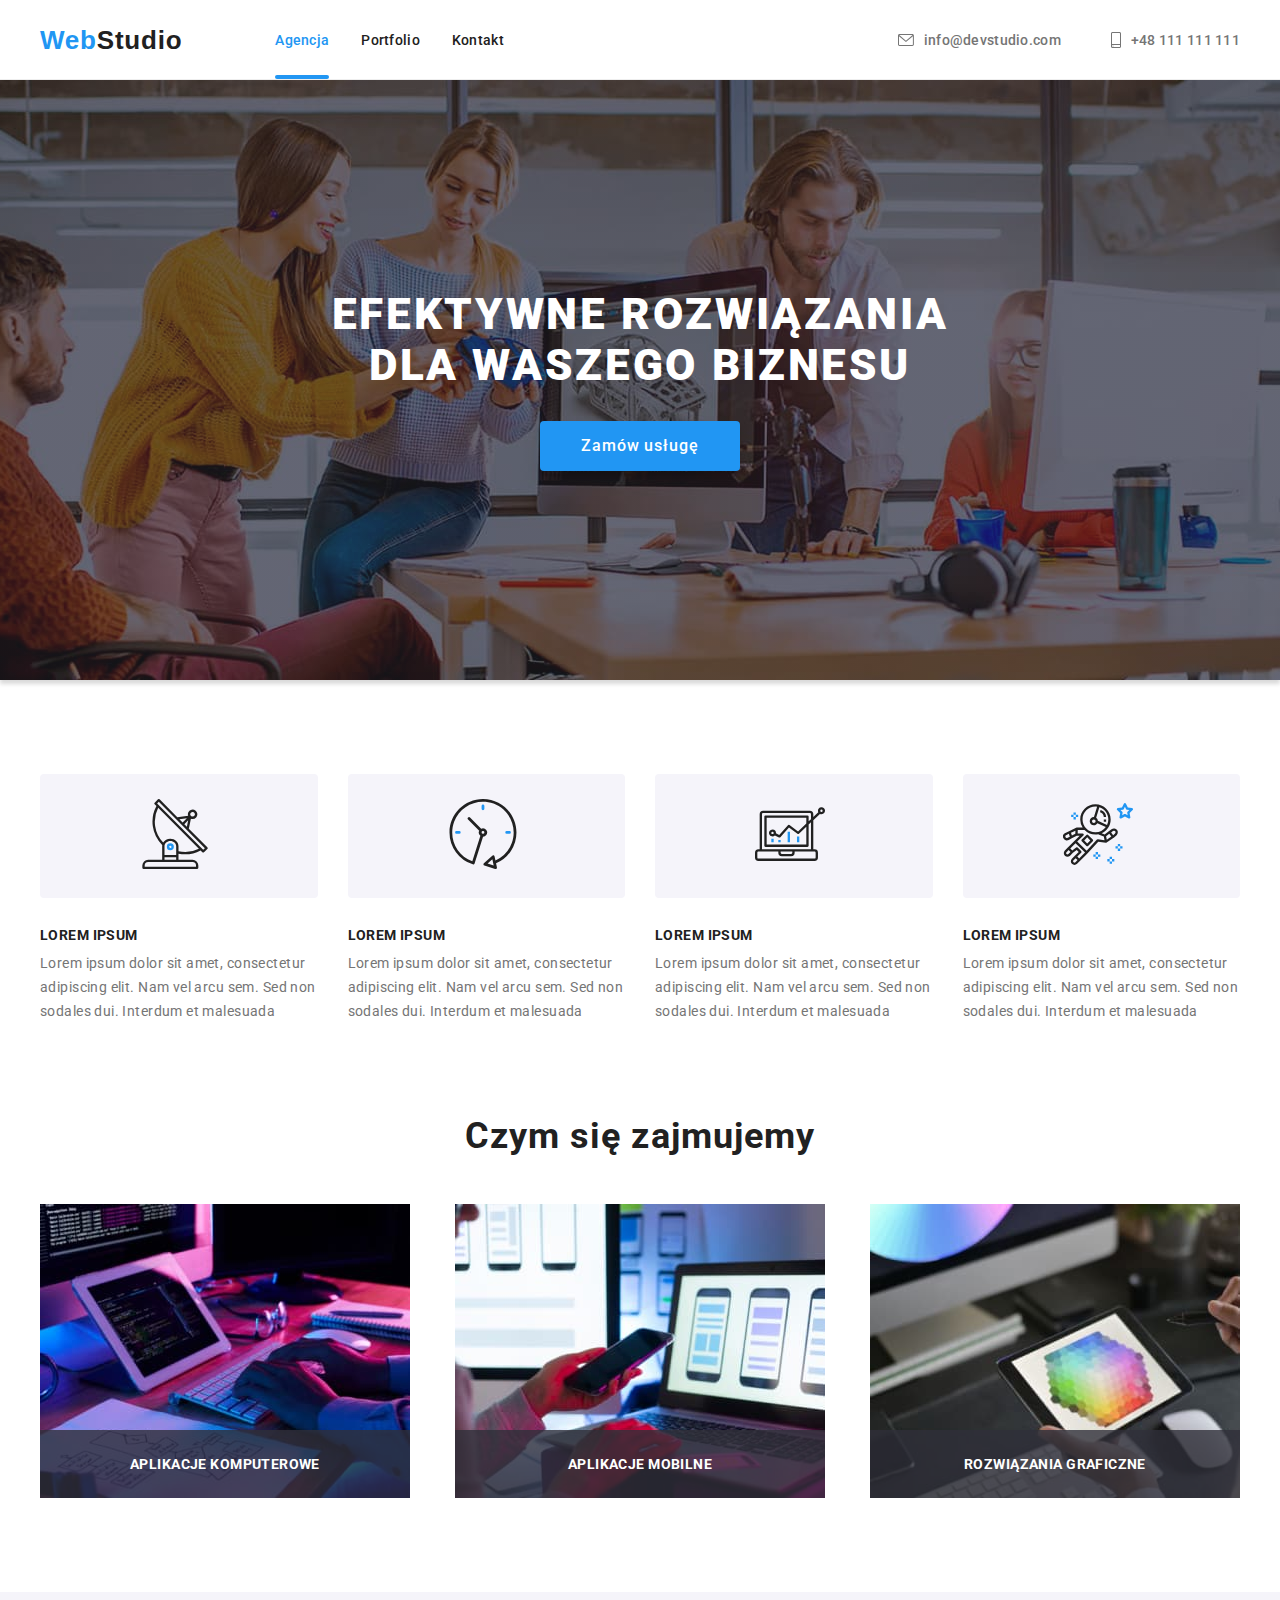
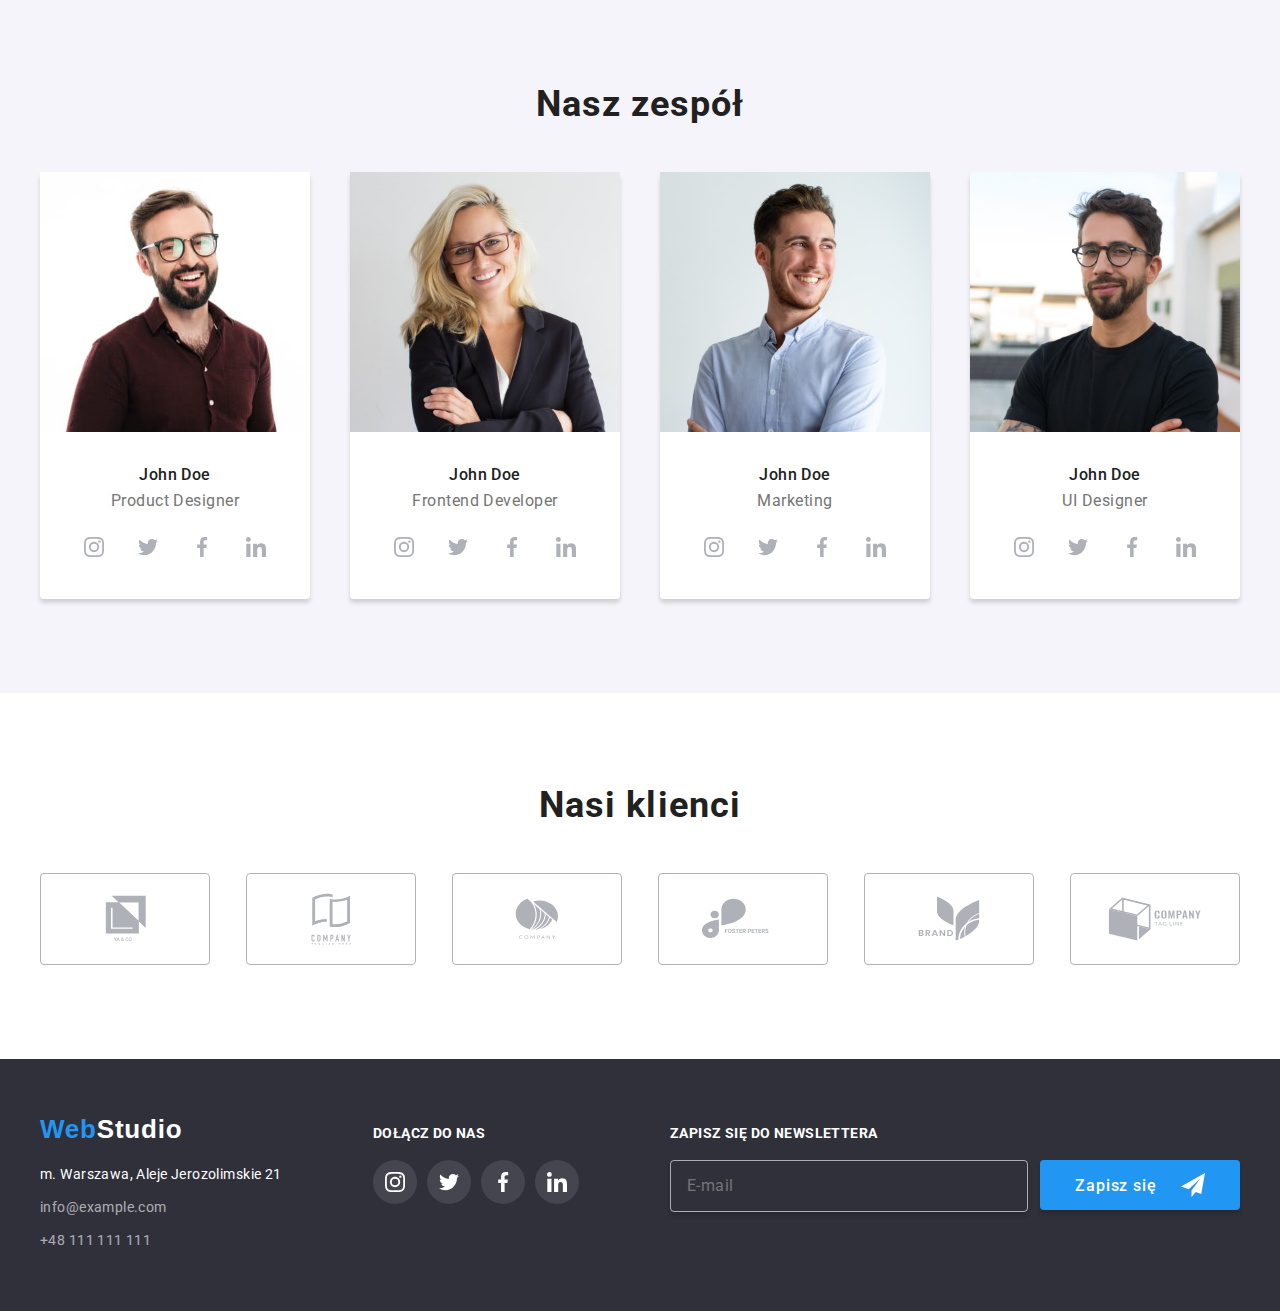
<file: index.html>
<!DOCTYPE html>
<html lang="pl">
  <head>
    <meta charset="UTF-8" />
    <meta http-equiv="X-UA-Compatible" content="IE=edge" />
    <meta name="viewport" content="width=device-width, initial-scale=1.0" />
    <title>Main page</title>
    <link rel="preconnect" href="https://fonts.googleapis.com" />
    <link rel="preconnect" href="https://fonts.gstatic.com" crossorigin />
    <link
      href="https://fonts.googleapis.com/css2?family=Raleway:wght@700&family=Roboto:wght@400;500;700;900&display=swap"
      rel="stylesheet"
    />
    <link rel="stylesheet" href="./css/modern-normalize.min.css" />
    <link rel="stylesheet" href="./css/main.min.css" />
  </head>

  <body>
    <!-- HEADER -->
    <header class="header">
      <div class="container">
        <div class="navbar">
          <!-- LOGO -->
          <a class="logo" href="index.html"><span class="logo__web">Web</span>Studio</a>
          <!-- NAVBAR -->
          <nav>
            <ul class="nav">
              <li class="nav__link nav__link--active"><a href="./index.html">Agencja</a></li>
              <li class="nav__link"><a href="./portfolio.html">Portfolio</a></li>
              <li class="nav__link"><a href="#">Kontakt</a></li>
            </ul>
          </nav>
          <!-- CONTACT -->
          <ul class="contact">
            <li>
              <a class="contact__link" href="mailto:info@devstudio.com"><svg class="contact__icon" width="16" height="12">
                <use href="./images/icons.svg#icon-envelope">
              </svg>info@devstudio.com</a>
            </li>
            <li>
              <a class="contact__link" href="tel:+48111111111"><svg class="contact__icon" width="10" height="16">
                <use href="./images/icons.svg#icon-smartphone">
              </svg>+48 111 111 111</a>
            </li>
          </ul>
        </div>
      </div>
    </header>

    <main>
      <!-- HERO -->
      <section class="hero__section">
        <h1 class="hero__heading">EFEKTYWNE ROZWIĄZANIA<br />DLA WASZEGO BIZNESU</h1>
        <button type="button" class="button hero__button" class="modal-btn" data-modal-open>Zamów usługę</button>
      </section>

      <!--CZYM SIĘ ZAJMUJEMY-->
      <section class="section container">
        <ul class="examples__cards">
          <li class="examples__item">
            <div class="examples__icon">
              <svg width="70" height="70">
                <use href="./images/icons.svg#icon-antenna"></use>
              </svg>
            </div>
            <h5 class="examples__label">LOREM IPSUM</h5>
            <p class="examples__content">
              Lorem ipsum dolor sit amet, consectetur adipiscing elit. Nam vel arcu sem. Sed non sodales dui. Interdum
              et malesuada
            </p>
          </li>
          <li class="examples__item">
            <div class="examples__icon">
              <svg width="70" height="70">
                <use href="./images/icons.svg#icon-clock"></use>
              </svg>
            </div>
            <h5 class="examples__label">LOREM IPSUM</h5>
            <p class="examples__content">
              Lorem ipsum dolor sit amet, consectetur adipiscing elit. Nam vel arcu sem. Sed non sodales dui. Interdum
              et malesuada
            </p>
          </li>
          <li class="examples__item">
            <div class="examples__icon">
              <svg width="70" height="70">
                <use href="./images/icons.svg#icon-diagram"></use>
              </svg>
            </div>
            <h5 class="examples__label">LOREM IPSUM</h5>
            <p class="examples__content">
              Lorem ipsum dolor sit amet, consectetur adipiscing elit. Nam vel arcu sem. Sed non sodales dui. Interdum
              et malesuada
            </p>
          </li>
          <li class="examples__item">
            <div class="examples__icon">
              <svg width="70" height="70">
                <use href="./images/icons.svg#icon-astronaut"></use>
              </svg>
            </div>
            <h5 class="examples__label">LOREM IPSUM</h5>
            <p class="examples__content">
              Lorem ipsum dolor sit amet, consectetur adipiscing elit. Nam vel arcu sem. Sed non sodales dui. Interdum
              et malesuada
            </p>
          </li>
        </ul>

        <h2 class="section__heading">Czym się zajmujemy</h2>

        <div class="work__cards">
          <figure class="work__image">
            <img src="images/work/img1.jpg" alt="Programista pisze kod na komputerze" width="370" height="294" />
            <figcaption class="work__label">
              <p class="work__description">Aplikacje komputerowe</p>
            </figcaption>
          </figure>
          <figure class="work__image">
            <img
              src="images/work/img2.jpg"
              alt="Projektant dostosowuje stronę do urządzeń mobilnych"
              width="370"
              height="294"
            />
            <figcaption class="work__label">
              <p class="work__description">Aplikacje mobilne</p>
            </figcaption>
          </figure>
          <figure class="work__image">
            <img src="images/work/img3.jpg" alt="Projektant wybiera kolor z palety" width="370" height="294" />
            <figcaption class="work__label">
              <p class="work__description">Rozwiązania graficzne</p>
            </figcaption>
          </figure>
        </div>
      </section>

      <!-- NASZ ZESPÓŁ -->
      <section class="team section">
        <div class="container">
          <h2 class="section__heading">Nasz zespół</h2>
          <div class="team__cards">
            <figure class="team__item">
              <img src="images/team/employee1.jpg" alt="Zdjęcie John Doe Product Designer" width="270" height="260" />
              <figcaption class="team__label">
                <h4 class="team__title">John Doe</h4>
                <p class="team__description">Product Designer</p>
                <ul class="social__links">
                  <li class="social__item">
                    <a class="social__link" href="https://www.instagram.com/">
                      <svg width="20" height="20">
                        <use href="./images/icons.svg#icon-instagram"></use>
                      </svg>
                    </a>
                  </li>
                  <li class="social__item">
                    <a class="social__link" href="https://twitter.com/">
                      <svg width="20" height="20">
                        <use href="./images/icons.svg#icon-twitter"></use>
                      </svg>
                    </a>
                  </li>
                  <li class="social__item">
                    <a class="social__link" href="https://www.facebook.com/">
                      <svg width="20" height="20">
                        <use href="./images/icons.svg#icon-facebook"></use>
                      </svg>
                    </a>
                  </li>
                  <li class="social__item">
                    <a class="social__link" href="https://www.linkedin.com/">
                      <svg width="20" height="20">
                        <use href="./images/icons.svg#icon-linkedin"></use>
                      </svg>
                    </a>
                  </li>
                </ul>
              </figcaption>
            </figure>
            <figure class="team__item">
              <img src="images/team/employee2.jpg" alt="Zdjęcie John Doe Fronted Developer" width="270" height="260" />
              <figcaption class="team__label">
                <h4 class="team__title">John Doe</h4>
                <p class="team__description">Frontend Developer</p>
                <ul class="social__links">
                  <li class="social__item">
                    <a class="social__link" href="https://www.instagram.com/">
                      <svg width="20" height="20">
                        <use href="./images/icons.svg#icon-instagram"></use>
                      </svg>
                    </a>
                  </li>
                  <li class="social__item">
                    <a class="social__link" href="https://twitter.com/">
                      <svg width="20" height="20">
                        <use href="./images/icons.svg#icon-twitter"></use>
                      </svg>
                    </a>
                  </li>
                  <li class="social__item">
                    <a class="social__link" href="https://www.facebook.com/">
                      <svg width="20" height="20">
                        <use href="./images/icons.svg#icon-facebook"></use>
                      </svg>
                    </a>
                  </li>
                  <li class="social__item">
                    <a class="social__link" href="https://www.linkedin.com/">
                      <svg width="20" height="20">
                        <use href="./images/icons.svg#icon-linkedin"></use>
                      </svg>
                    </a>
                  </li>
                </ul>
              </figcaption>
            </figure>
            <figure class="team__item">
              <img src="images/team/employee3.jpg" alt="Zdjęcie John Doe Marketing" width="270" height="260" />
              <figcaption class="team__label">
                <h4 class="team__title">John Doe</h4>
                <p class="team__description">Marketing</p>
                <ul class="social__links">
                  <li class="social__item">
                    <a class="social__link" href="https://www.instagram.com/">
                      <svg width="20" height="20">
                        <use href="./images/icons.svg#icon-instagram"></use>
                      </svg>
                    </a>
                  </li>
                  <li class="social__item">
                    <a class="social__link" href="https://twitter.com/">
                      <svg width="20" height="20">
                        <use href="./images/icons.svg#icon-twitter"></use>
                      </svg>
                    </a>
                  </li>
                  <li class="social__item">
                    <a class="social__link" href="https://www.facebook.com/">
                      <svg width="20" height="20">
                        <use href="./images/icons.svg#icon-facebook"></use>
                      </svg>
                    </a>
                  </li>
                  <li class="social__item">
                    <a class="social__link" href="https://www.linkedin.com/">
                      <svg width="20" height="20">
                        <use href="./images/icons.svg#icon-linkedin"></use>
                      </svg>
                    </a>
                  </li>
                </ul>
              </figcaption>
            </figure>
            <figure class="team__item">
              <img src="images/team/employee4.jpg" alt="Zdjęcie John Doe UI Designer" width="270" height="260" />
              <figcaption class="team__label">
                <h4 class="team__title">John Doe</h4>
                <p class="team__description">UI Designer</p>
                <ul class="social__links">
                  <li class="social__item">
                    <a class="social__link" href="https://www.instagram.com/">
                      <svg width="20" height="20">
                        <use href="./images/icons.svg#icon-instagram"></use>
                      </svg>
                    </a>
                  </li>
                  <li class="social__item">
                    <a class="social__link" href="https://twitter.com/">
                      <svg width="20" height="20">
                        <use href="./images/icons.svg#icon-twitter"></use>
                      </svg>
                    </a>
                  </li>
                  <li class="social__item">
                    <a class="social__link" href="https://www.facebook.com/">
                      <svg width="20" height="20">
                        <use href="./images/icons.svg#icon-facebook"></use>
                      </svg>
                    </a>
                  </li>
                  <li class="social__item">
                    <a class="social__link" href="https://www.linkedin.com/">
                      <svg width="20" height="20">
                        <use href="./images/icons.svg#icon-linkedin"></use>
                      </svg>
                    </a>
                  </li>
                </ul>
              </figcaption>
            </figure>
          </div>
        </div>
      </section>

      <!-- NASI KLIENCI -->
      <section class="section container">
        <h2 class="section__heading">Nasi klienci</h2>
        <ul class="client__cards">
          <li class="client__item">
            <a class="client__link" href="">
              <svg class="client__icon" width="41" height="46.7">
                <use href="./images/icons.svg#icon-logo1"></use>
              </svg>
            </a>
          </li>
          <li class="client__item">
            <a class="client__link" href="">
              <svg class="client__icon" width="40" height="52">
                <use href="./images/icons.svg#icon-logo2"></use>
              </svg>
            </a>
          </li>
          <li class="client__item">
            <a class="client__link" href="">
              <svg class="client__icon" width="43.46" height="41.18">
                <use href="./images/icons.svg#icon-logo3"></use>
              </svg>
            </a>
          </li>
          <li class="client__item">
            <a class="client__link" href="">
              <svg class="client__icon" width="84.44" height="40.62">
                <use href="./images/icons.svg#icon-logo4"></use>
              </svg>
            </a>
          </li>
          <li class="client__item">
            <a class="client__link" href="">
              <svg class="client__icon" width="62.54" height="45.43">
                <use href="./images/icons.svg#icon-logo5"></use>
              </svg>
            </a>
          </li>
          <li class="client__item">
            <a class="client__link" href="">
              <svg class="client__icon" width="93.79" height="43.93">
                <use href="./images/icons.svg#icon-logo6"></use>
              </svg>
            </a>
          </li>
        </ul>
      </section>
    </main>

    <!-- FOOTER -->
    <footer class="footer__section">
      <div class="footer container">
        <div class="address">
         <!-- LOGO -->
         <a class="logo" href="index.html"
           ><span class="logo__web">Web</span><span class="logo__studio">Studio</span></a
         >
         <!-- ADDRESS -->
         <ul class="address__links">
           <li class="address__link">
             <a href="https://goo.gl/maps/1uCLYBcG9Ry3D8Pi7" target="_blank">m. Warszawa, Aleje Jerozolimskie 21</a>
           </li>
           <li class="address__link"><a href="mailto:info@example.com">info@example.com</a></li>
           <li class="address__link"><a href="tel:+48111111111">+48 111 111 111</a></li>
         </ul>
        </div>
        <div class="footer__social">
          <h5 class="footer__heading">Dołącz do nas</h5>
          <ul class="social__links">
            <li class="social__item">
              <a class="social__link" href="https://www.instagram.com/">
                <svg width="20" height="20">
                  <use href="./images/icons.svg#icon-instagram"></use>
                </svg>
              </a>
            </li>
            <li class="social__item">
              <a class="social__link" href="https://twitter.com/">
                <svg width="20" height="20">
                  <use href="./images/icons.svg#icon-twitter"></use>
                </svg>
              </a>
            </li>
            <li class="social__item">
              <a class="social__link" href="https://www.facebook.com/">
                <svg width="20" height="20">
                  <use href="./images/icons.svg#icon-facebook"></use>
                </svg>
              </a>
            </li>
            <li class="social__item">
              <a class="social__link" href="https://www.linkedin.com/">
                <svg width="20" height="20">
                  <use href="./images/icons.svg#icon-linkedin"></use>
                </svg>
              </a>
            </li>
          </ul>
        </div>
        <!-- NEWSLETTER -->
        <div class="newsletter">
          <h5 class="footer__heading">Zapisz się do newslettera</h5>
          <form class="newsletter__form" name="newsletter-form" autocomplete="on">
            <label>
              <input class="newsletter__input" type="email" name="email" placeholder="E-mail" required >
            </label>
            <button class="button newsletter__button" type="submit">Zapisz się
              <svg class="newsletter__icon" width="24" height="24">
                <use href="./images/icons.svg#icon-send"></use>
              </svg>
            </button>
          </form>
        </div>
      </div>
    </footer>

    <div class="backdrop is-hidden" data-modal>
      <div class="modal">
        <button type="button" class="modal__close" data-modal-close>
          <svg width="18" height="18">
            <use href="./images/icons.svg#icon-close"></use>
          </svg>
        </button>
        
        <form class="modal__form" name="modal-form">
          <h3 class="modal__title">Zostaw swoje dane w formularzu poniżej</h3>
          <label class="modal__item">
            Imię
            <input class="modal__input" type="text" name="name" minlength="3" required/>
            <svg class="modal__icon" width="18" height="18">
              <use href="./images/icons.svg#icon-person"></use>
            </svg>
          </label>
          <label class="modal__item">
            Telefon
            <input class="modal__input" type="tel" name="tel" required/>
            <svg class="modal__icon" width="18" height="18">
              <use href="./images/icons.svg#icon-phone"></use>
            </svg>
          </label>
          <label class="modal__item"> 
            E-mail
            <input class="modal__input" type="email" name="email" required />
            <svg class="modal__icon" width="18" height="18">
              <use href="./images/icons.svg#icon-email"></use>
            </svg>
          </label>
          <label class="modal__item">
            Komentarz
            <textarea class="modal__textarea" name="comment" rows="7" placeholder="Wprowadź tekst"></textarea>
          </label>
          <label class="modal__checkbox">
            <input class="modal__checkbox-input" type="checkbox" name="checkbox" value="agree" />
            <svg class="modal__checkbox-icon" width="16" height="15">
                <use href="./images/icon-check.svg#icon-check"></use>
            </svg>
            <span class="modal__checkbox-text">Oświadczam iż akceptuję <a class="modal__checkbox-link" href="#">Regulamin</a> i <a class="checkbox__link" href="#">Politykę Prywatności</a>.</span>
          </label>
          <button type="submit" class="button modal__checkbox-button">Wyślij</button>
        </form>
      </div>
    </div>

    <script src="./js/modal.js"></script>

  </body>
</html>
</file>
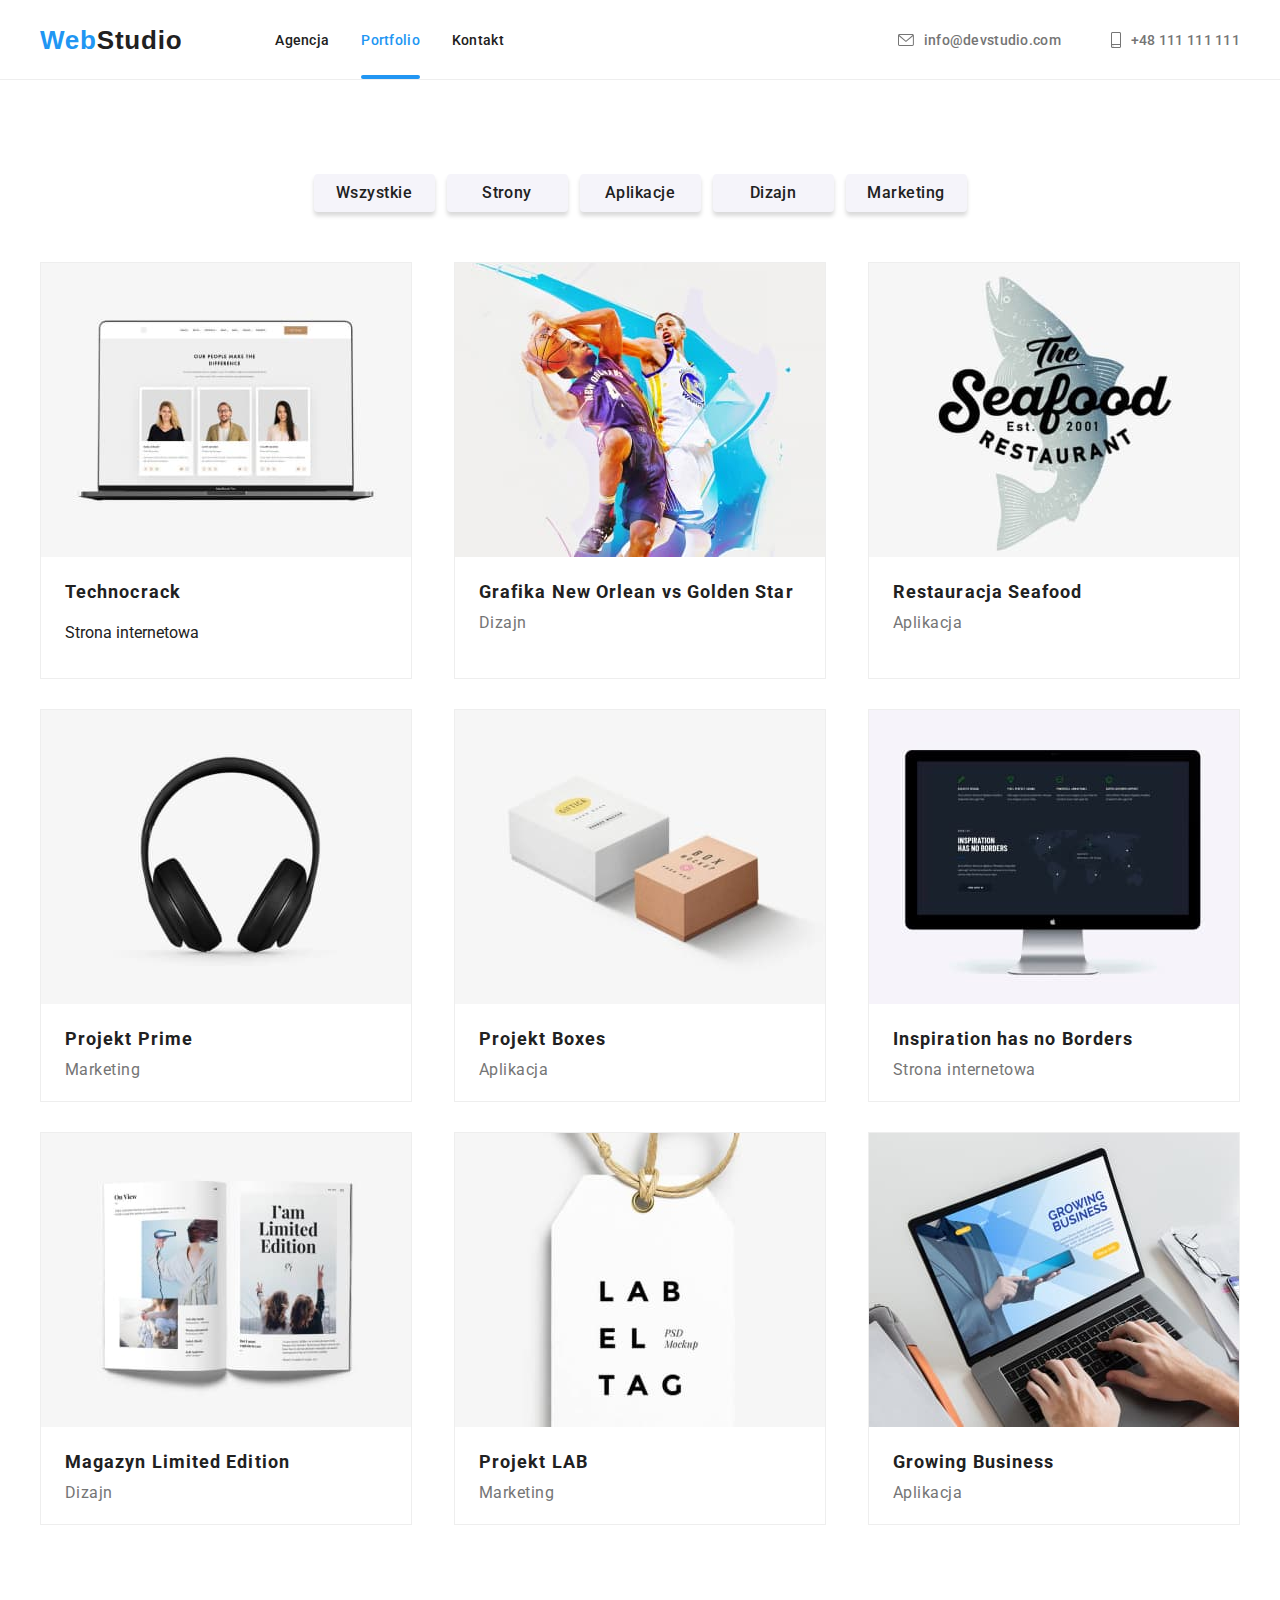
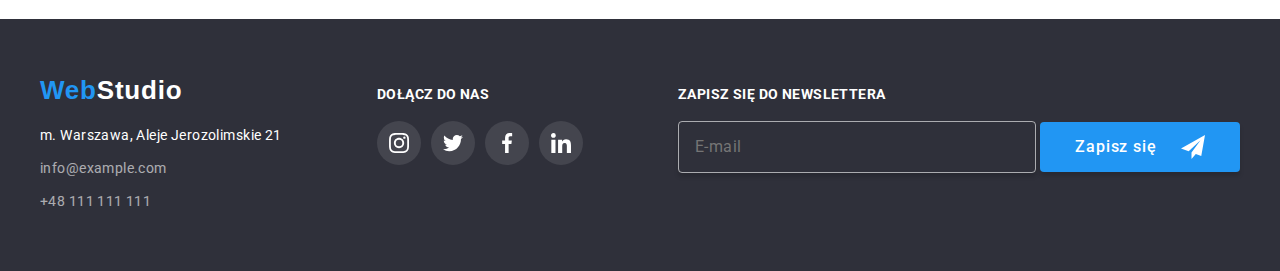
<file: portfolio.html>
<!DOCTYPE html>
<html lang="pl">
  <head>
    <meta charset="UTF-8" />
    <meta http-equiv="X-UA-Compatible" content="IE=edge" />
    <meta name="viewport" content="width=device-width, initial-scale=1.0" />
    <title>Portfolio</title>
    <link rel="preconnect" href="https://fonts.googleapis.com" />
    <link rel="preconnect" href="https://fonts.gstatic.com" crossorigin />
    <link
      href="https://fonts.googleapis.com/css2?family=Raleway:wght@700&family=Roboto:wght@400;500;700;900&display=swap"
      rel="stylesheet"
    />
    <link rel="stylesheet" href="./css/modern-normalize.min.css" />
    <link rel="stylesheet" href="./css/main.min.css" />
  </head>

  <body>
    <!-- HEADER -->
    <header class="header">
      <div class="container">
        <div class="navbar">
          <!-- LOGO -->
          <a class="logo" href="index.html"><span class="logo__web">Web</span>Studio</a>
          <!-- NAVBAR -->
          <nav>
            <ul class="nav">
              <li class="nav__link"><a href="./index.html">Agencja</a></li>
              <li class="nav__link nav__link--active"><a href="./portfolio.html">Portfolio</a></li>
              <li class="nav__link"><a href="#">Kontakt</a></li>
            </ul>
          </nav>
          <!-- CONTACT -->
          <ul class="contact">
            <li>
              <a class="contact__link" href="mailto:info@devstudio.com"><svg class="contact__icon" width="16" height="12">
                <use href="./images/icons.svg#icon-envelope">
              </svg>info@devstudio.com</a>
            </li>
            <li>
              <a class="contact__link" href="tel:+48111111111"><svg class="contact__icon" width="10" height="16">
                <use href="./images/icons.svg#icon-smartphone">
              </svg>+48 111 111 111</a>
            </li>
          </ul>
        </div>
      </div>
    </header>

    <main class="main">
      <section class="portfolio section container">
        <!-- MENU -->
        <div class="buttons">
          <button type="button" class="button">Wszystkie</button>
          <button type="button" class="button">Strony</button>
          <button type="button" class="button">Aplikacje</button>
          <button type="button" class="button">Dizajn</button>
          <button type="button" class="button">Marketing</button>
        </div>
        <div class="portfolio__cards">
          <figure class="portfolio__item">
            <div class="portfolio__box">
              <img
                src="images/portfolio/portfolio_img1.jpg"
                alt="Technocrack"
                width="370"
                height="294"
              />
              <div class="portfolio__overlay">
                <p class="portfolio__text">
                  Technocrack jest popularną platformą wykorzystywaną do rozpowszechniania koronawirusa. Firmy
                  wykorzystują tę platformę do celów szpiegowskich i ataków na niezabezpieczone serwery konkurencji
                </p>
              </div>
            </div>
            <figcaption class="portfolio__label">
              <h3 class="portfolio__title">Technocrack</h3>
              <p class="porportfolio__descriptionfolio__description">Strona internetowa</p>
            </figcaption>
          </figure>
          <figure class="portfolio__item">
            <div class="portfolio__box">
              <img
                src="images/portfolio/portfolio_img2.jpg"
                alt="Grafika New Orlean vs Golden Star"
                width="370"
                height="294"
              />
              <div class="portfolio__overlay">
                <p class="portfolio__text">
                  Technocrack jest popularną platformą wykorzystywaną do rozpowszechniania koronawirusa. Firmy
                  wykorzystują tę platformę do celów szpiegowskich i ataków na niezabezpieczone serwery konkurencji
                </p>
              </div>
            </div>
            <figcaption class="portfolio__label">
              <h3 class="portfolio__title">Grafika New Orlean vs Golden Star</h3>
              <p class="portfolio__description">Dizajn</p>
            </figcaption>
          </figure>
          <figure class="portfolio__item">
            <div class="portfolio__box">
              <img
                src="images/portfolio/portfolio_img3.jpg"
                alt="Restauracja Seafood"
                width="370"
                height="294"
              />
              <div class="portfolio__overlay">
                <p class="portfolio__text">
                  Technocrack jest popularną platformą wykorzystywaną do rozpowszechniania koronawirusa. Firmy
                  wykorzystują tę platformę do celów szpiegowskich i ataków na niezabezpieczone serwery konkurencji
                </p>
              </div>
            </div>
            <figcaption class="portfolio__label">
              <h3 class="portfolio__title">Restauracja Seafood</h3>
              <p class="portfolio__description">Aplikacja</p>
            </figcaption>
          </figure>
          <figure class="portfolio__item">
            <div class="portfolio__box">
              <img
                src="images/portfolio/portfolio_img4.jpg"
                alt="Projekt Prime"
                width="370"
                height="294"
              />
              <div class="portfolio__overlay">
                <p class="portfolio__text">
                  Technocrack jest popularną platformą wykorzystywaną do rozpowszechniania koronawirusa. Firmy
                  wykorzystują tę platformę do celów szpiegowskich i ataków na niezabezpieczone serwery konkurencji
                </p>
              </div>
            </div>
            <figcaption class="portfolio__label">
              <h3 class="portfolio__title">Projekt Prime</h3>
              <p class="portfolio__description">Marketing</p>
            </figcaption>
          </figure>
          <figure class="portfolio__item">
            <div class="portfolio__box">
              <img
                src="images/portfolio/portfolio_img5.jpg"
                alt="Projekt Boxes"
                width="370"
                height="294"
              />
              <div class="portfolio__overlay">
                <p class="portfolio__text">
                  Technocrack jest popularną platformą wykorzystywaną do rozpowszechniania koronawirusa. Firmy
                  wykorzystują tę platformę do celów szpiegowskich i ataków na niezabezpieczone serwery konkurencji
                </p>
              </div>
            </div>
            <figcaption class="portfolio__label">
              <h3 class="portfolio__title">Projekt Boxes</h3>
              <p class="portfolio__description">Aplikacja</p>
            </figcaption>
          </figure>
          <figure class="portfolio__item">
            <div class="portfolio__box">
              <img
                src="images/portfolio/portfolio_img6.jpg"
                alt="Inspiration has no Borders"
                width="370"
                height="294"
              />
              <div class="portfolio__overlay">
                <p class="portfolio__text">
                  Technocrack jest popularną platformą wykorzystywaną do rozpowszechniania koronawirusa. Firmy
                  wykorzystują tę platformę do celów szpiegowskich i ataków na niezabezpieczone serwery konkurencji
                </p>
              </div>
            </div>
            <figcaption class="portfolio__label">
              <h3 class="portfolio__title">Inspiration has no Borders</h3>
              <p class="portfolio__description">Strona internetowa</p>
            </figcaption>
          </figure>
          <figure class="portfolio__item">
            <div class="portfolio__box">
              <img
                src="images/portfolio/portfolio_img7.jpg"
                alt="Magazyn Limited Edition"
                width="370"
                height="294"
              />
              <div class="portfolio__overlay">
                <p class="portfolio__text">
                  Technocrack jest popularną platformą wykorzystywaną do rozpowszechniania koronawirusa. Firmy
                  wykorzystują tę platformę do celów szpiegowskich i ataków na niezabezpieczone serwery konkurencji
                </p>
              </div>
            </div>
            <figcaption class="portfolio__label">
              <h3 class="portfolio__title">Magazyn Limited Edition</h3>
              <p class="portfolio__description">Dizajn</p>
            </figcaption>
          </figure>
          <figure class="portfolio__item">
            <div class="portfolio__box">
              <img
                src="images/portfolio/portfolio_img8.jpg"
                alt="Projekt LAB"
                width="370"
                height="294"
              />
              <div class="portfolio__overlay">
                <p class="portfolio__text">
                  Technocrack jest popularną platformą wykorzystywaną do rozpowszechniania koronawirusa. Firmy
                  wykorzystują tę platformę do celów szpiegowskich i ataków na niezabezpieczone serwery konkurencji
                </p>
              </div>
            </div>
            <figcaption class="portfolio__label">
              <h3 class="portfolio__title">Projekt LAB</h3>
              <p class="portfolio__description">Marketing</p>
            </figcaption>
          </figure>
          <figure class="portfolio__item">
            <div class="portfolio__box">
              <img
                src="images/portfolio/portfolio_img9.jpg"
                alt="Growing Business"
                width="370"
                height="294"
              />
              <div class="portfolio__overlay">
                <p class="portfolio__text">
                  Technocrack jest popularną platformą wykorzystywaną do rozpowszechniania koronawirusa. Firmy
                  wykorzystują tę platformę do celów szpiegowskich i ataków na niezabezpieczone serwery konkurencji
                </p>
              </div>
            </div>
            <figcaption class="portfolio__label">
              <h3 class="portfolio__title">Growing Business</h3>
              <p class="portfolio__description">Aplikacja</p>
            </figcaption>
          </figure>
        </div>
      </section>
    </main>

    <!-- FOOTER -->
    <footer class="footer__section">
      <div class="footer container">
        <div class="address">
         <!-- LOGO -->
         <a class="logo" href="index.html"
           ><span class="logo__web">Web</span><span class="logo__studio">Studio</span></a
         >
         <!-- ADDRESS -->
         <ul class="address__links">
           <li class="address__link">
             <a href="https://goo.gl/maps/1uCLYBcG9Ry3D8Pi7" target="_blank">m. Warszawa, Aleje Jerozolimskie 21</a>
           </li>
           <li class="address__link"><a href="mailto:info@example.com">info@example.com</a></li>
           <li class="address__link"><a href="tel:+48111111111">+48 111 111 111</a></li>
         </ul>
        </div>
        <div class="footer__social">
          <h5 class="footer__heading">Dołącz do nas</h5>
          <ul class="social__links">
            <li class="social__item">
              <a class="social__link" href="https://www.instagram.com/">
                <svg width="20" height="20">
                  <use href="./images/icons.svg#icon-instagram"></use>
                </svg>
              </a>
            </li>
            <li class="social__item">
              <a class="social__link" href="https://twitter.com/">
                <svg width="20" height="20">
                  <use href="./images/icons.svg#icon-twitter"></use>
                </svg>
              </a>
            </li>
            <li class="social__item">
              <a class="social__link" href="https://www.facebook.com/">
                <svg width="20" height="20">
                  <use href="./images/icons.svg#icon-facebook"></use>
                </svg>
              </a>
            </li>
            <li class="social__item">
              <a class="social__link" href="https://www.linkedin.com/">
                <svg width="20" height="20">
                  <use href="./images/icons.svg#icon-linkedin"></use>
                </svg>
              </a>
            </li>
          </ul>
        </div>
        <!-- NEWSLETTER -->
        <div class="newsletter">
          <h5 class="footer__heading">Zapisz się do newslettera</h5>
          <form name="newsletter-form" autocomplete="on">
            <label>
              <input class="newsletter__input" type="email" name="email" placeholder="E-mail" required >
            </label>
            <button class="button newsletter__button" type="submit">Zapisz się
              <svg class="newsletter__icon" width="24" height="24">
                <use href="./images/icons.svg#icon-send"></use>
              </svg>
            </button>
          </form>
        </div>
      </div>
    </footer>
  </body>
</html>
</file>
<file: css/main.min.css>
*:focus{outline:none}body{color:#212121;font-family:"Roboto",sans-serif}ul{list-style:none;margin:0;padding:0}.buttons{text-align:center}.section{padding:94px 0}.container{width:1200px;margin:0 auto}a,a:visited{color:inherit;text-decoration:none}a:hover,a:focus,a:visited:hover,a:visited:focus{color:#2196f3;-webkit-transition:color 250ms cubic-bezier(0.4, 0, 0.2, 1);transition:color 250ms cubic-bezier(0.4, 0, 0.2, 1)}h2{font-size:36px;font-weight:700;line-height:1;letter-spacing:.03em;text-align:center;margin:0}h3{font-size:18px;font-weight:700;line-height:1.71;letter-spacing:.06em;margin:0;margin-bottom:4px}h4{font-size:16px;font-weight:500;line-height:1;letter-spacing:.03em;text-align:center;margin:0}h5{font-size:14px;font-weight:700;line-height:1;letter-spacing:.03em;text-align:left;text-transform:uppercase;color:#212121;margin:0}.backdrop{position:fixed;left:0;top:0;width:100%;height:100%;background-color:rgba(0,0,0,.1)}.is-hidden{opacity:0;visibility:hidden;pointer-events:none}.is-hidden .modal{-webkit-transform:translate(-50%, -50%) scale(0.25);transform:translate(-50%, -50%) scale(0.25)}.address__links{font-style:normal;font-size:14px;font-weight:400;line-height:1.71;letter-spacing:.03em;color:#fff;margin-top:20px}.address__links :not(:first-child){opacity:.6}.address__links :not(:last-child){margin-bottom:9px}.button{font-family:"Roboto";font-size:16px;font-weight:500;line-height:1.6;letter-spacing:.06em;text-align:center;border:0;border-radius:4px;width:200px;height:50px;color:#fff;background-color:#2196f3;-webkit-box-shadow:0px 4px 4px rgba(0,0,0,.15);box-shadow:0px 4px 4px rgba(0,0,0,.15);display:-webkit-inline-box;display:-ms-inline-flexbox;display:inline-flex;-webkit-box-pack:center;-ms-flex-pack:center;justify-content:center;-webkit-box-align:center;-ms-flex-align:center;align-items:center}.button:hover,.button:focus{cursor:pointer;background-color:#1976d2;-webkit-box-shadow:0px 4px 4px rgba(0,0,0,.15);box-shadow:0px 4px 4px rgba(0,0,0,.15);-webkit-transition:color 250ms cubic-bezier(0.4, 0, 0.2, 1),background-color 250ms cubic-bezier(0.4, 0, 0.2, 1);transition:color 250ms cubic-bezier(0.4, 0, 0.2, 1),background-color 250ms cubic-bezier(0.4, 0, 0.2, 1)}.portfolio .button{padding:6px 22px;max-width:121px;height:38px;margin-bottom:50px;font-size:16px;font-weight:500;line-height:1.39;letter-spacing:.03em;color:#212121;background-color:#f5f4fa;-webkit-box-shadow:0px 4px 4px rgba(0,0,0,.15);box-shadow:0px 4px 4px rgba(0,0,0,.15)}.portfolio .button:not(:last-child){margin-right:8px}.portfolio .button:hover,.portfolio .button:focus{color:#fff;background-color:#2196f3}.client__cards{display:-webkit-box;display:-ms-flexbox;display:flex;-webkit-box-pack:justify;-ms-flex-pack:justify;justify-content:space-between;margin-top:50px}.client__link{width:170px;height:92px;padding:16px 32px;border:1px solid #afb1b8;border-radius:4px;display:-webkit-box;display:-ms-flexbox;display:flex;-webkit-box-align:center;-ms-flex-align:center;align-items:center;-webkit-box-pack:center;-ms-flex-pack:center;justify-content:center}.client__link:hover,.client__link:focus{border-color:#2196f3;-webkit-transition:border-color 250ms cubic-bezier(0.4, 0, 0.2, 1);transition:border-color 250ms cubic-bezier(0.4, 0, 0.2, 1)}.client__icon{fill:#afb1b8}.client__link:hover .client__icon,.client__link:focus .client__icon{fill:#2196f3;-webkit-transition:fill 250ms cubic-bezier(0.4, 0, 0.2, 1);transition:fill 250ms cubic-bezier(0.4, 0, 0.2, 1)}.examples__cards{display:-webkit-box;display:-ms-flexbox;display:flex;-webkit-box-pack:justify;-ms-flex-pack:justify;justify-content:space-between;margin-bottom:94px}.examples__item:not(:last-child){margin-right:30px}.examples__content{color:#757575;font-size:14px;font-weight:400;line-height:1.71;letter-spacing:.03em;margin:10px 0 0 0}.examples__icon{background-color:#f5f4fa;border-radius:4px;padding:25px 100px;margin-bottom:30px}.footer{display:-webkit-box;display:-ms-flexbox;display:flex;-webkit-box-align:baseline;-ms-flex-align:baseline;align-items:baseline;-webkit-box-pack:justify;-ms-flex-pack:justify;justify-content:space-between}.footer__section{background-color:#2f303a;background-size:cover;height:252px;display:-webkit-box;display:-ms-flexbox;display:flex;-webkit-box-align:center;-ms-flex-align:center;align-items:center}.footer__heading{color:#fff;margin-bottom:20px}.header{border-bottom:1px solid #eee;background-color:#fff;height:80px;display:-webkit-box;display:-ms-flexbox;display:flex;-webkit-box-align:center;-ms-flex-align:center;align-items:center}.hero__section{display:-webkit-box;display:-ms-flexbox;display:flex;-webkit-box-orient:vertical;-webkit-box-direction:normal;-ms-flex-direction:column;flex-direction:column;-webkit-box-align:center;-ms-flex-align:center;align-items:center;-webkit-box-pack:center;-ms-flex-pack:center;justify-content:center;text-align:center;height:600px;background-color:#2f303a;-webkit-box-shadow:0px 4px 4px rgba(0,0,0,.15);box-shadow:0px 4px 4px rgba(0,0,0,.15);background:-webkit-gradient(linear, left top, left bottom, from(rgba(47, 48, 58, 0.4)), to(rgba(47, 48, 58, 0.4))),url(../images/hero.jpg) no-repeat;background:linear-gradient(rgba(47, 48, 58, 0.4), rgba(47, 48, 58, 0.4)),url(../images/hero.jpg) no-repeat;background-size:cover,1600px;background-position:50% 50%}.hero__heading{color:#fff;font-size:44px;font-weight:900;line-height:1.16;letter-spacing:.06em;text-transform:uppercase;margin:0 0 30px 0}.logo{font-family:"Relaway",sans-serif;font-size:26px;font-weight:700;line-height:1;letter-spacing:.03em;text-align:left;margin-right:93px}.logo__web{color:#2196f3}.logo__studio{color:#fff}.modal{position:absolute;top:50%;left:50%;min-width:528px;min-height:581px;background-color:#fff;-webkit-box-shadow:0px 1px 3px rgba(0,0,0,.12),0px 1px 1px rgba(0,0,0,.14),0px 2px 1px rgba(0,0,0,.2);box-shadow:0px 1px 3px rgba(0,0,0,.12),0px 1px 1px rgba(0,0,0,.14),0px 2px 1px rgba(0,0,0,.2);border-radius:4px;-webkit-transform:translate(-50%, -50%) scale(1);transform:translate(-50%, -50%) scale(1);-webkit-transition:-webkit-transform 350ms cubic-bezier(0.4, 0, 0.2, 1);transition:-webkit-transform 350ms cubic-bezier(0.4, 0, 0.2, 1);transition:transform 350ms cubic-bezier(0.4, 0, 0.2, 1);transition:transform 350ms cubic-bezier(0.4, 0, 0.2, 1), -webkit-transform 350ms cubic-bezier(0.4, 0, 0.2, 1)}.modal__close{display:block;margin-left:auto;margin-top:8px;margin-right:8px;padding:6px;max-width:32px;max-height:32px;background-color:#fff;border:1px solid rgba(0,0,0,.1);border-radius:50%;cursor:pointer;color:#212121}.modal__close:hover,.modal__close:focus{fill:#2196f3;border-color:#2196f3;-webkit-transition:fill 250ms cubic-bezier(0.4, 0, 0.2, 1) border-color 250ms cubic-bezier(0.4, 0, 0.2, 1);transition:fill 250ms cubic-bezier(0.4, 0, 0.2, 1) border-color 250ms cubic-bezier(0.4, 0, 0.2, 1)}.modal__title{font-size:20px;font-weight:700;line-height:1.15;letter-spacing:.03em;text-align:center;margin-bottom:12px}.modal__form{display:-webkit-box;display:-ms-flexbox;display:flex;-webkit-box-orient:vertical;-webkit-box-direction:normal;-ms-flex-direction:column;flex-direction:column;gap:10px;padding:40px;padding-top:0}.modal__item{color:#757575;font-size:12px;font-weight:400;line-height:1.16;letter-spacing:.01em;display:-webkit-box;display:-ms-flexbox;display:flex;-webkit-box-orient:vertical;-webkit-box-direction:normal;-ms-flex-direction:column;flex-direction:column;gap:4px;position:relative}.modal__icon{position:absolute;top:28px;left:12px}.modal__input{outline:none;border:1px solid rgba(117,117,117,.5);border-radius:4px;padding-left:42px;height:40px}.modal__input:focus,.modal__input:focus+svg,.modal__input:hover,.modal__input:hover+svg{border-color:#2196f3;fill:#2196f3;-webkit-transition:border-color 250ms cubic-bezier(0.4, 0, 0.2, 1),fill 250ms cubic-bezier(0.4, 0, 0.2, 1);transition:border-color 250ms cubic-bezier(0.4, 0, 0.2, 1),fill 250ms cubic-bezier(0.4, 0, 0.2, 1)}.modal__textarea{outline:none;resize:none;border:1px solid rgba(117,117,117,.5);border-radius:4px;padding:14px 16px 10px 16px;font-size:12px;font-weight:400;line-height:1.16;letter-spacing:.01em;color:rgba(117,117,117,.5)}.modal__textarea::-webkit-input-placeholder{color:currentColor}.modal__textarea::-moz-placeholder{color:currentColor}.modal__textarea:-ms-input-placeholder{color:currentColor}.modal__textarea::-ms-input-placeholder{color:currentColor}.modal__textarea::placeholder{color:currentColor}.modal__textarea:focus,.modal__textarea:hover{border-color:#2196f3;fill:#2196f3;-webkit-transition:border-color 250ms cubic-bezier(0.4, 0, 0.2, 1),fill 250ms cubic-bezier(0.4, 0, 0.2, 1);transition:border-color 250ms cubic-bezier(0.4, 0, 0.2, 1),fill 250ms cubic-bezier(0.4, 0, 0.2, 1)}.modal__button{margin:auto}.modal__checkbox{display:-webkit-inline-box;display:-ms-inline-flexbox;display:inline-flex;-webkit-box-align:center;-ms-flex-align:center;align-items:center;-webkit-box-pack:center;-ms-flex-pack:center;justify-content:center;gap:7px;position:relative;margin-top:10px;margin-bottom:20px}.modal__checkbox-input{-moz-appearance:none;-webkit-appearance:none;appearance:none;width:16px;height:15px;position:absolute;left:15px;background-color:#fff;border:2px solid #212121;border-radius:2px}.modal__checkbox-input:hover{border-color:#2196f3}.modal__checkbox-input:checked{opacity:0;background-color:#2196f3;-webkit-transition:opacity 250ms cubic-bezier(0.4, 0, 0.2, 1);transition:opacity 250ms cubic-bezier(0.4, 0, 0.2, 1)}.modal__checkbox-text{font-size:14px;font-weight:400;line-height:1.5;letter-spacing:.03em;color:#757575}.modal__checkbox-link{color:#2196f3;text-decoration:underline}.modal__checkbox-link:hover,.modal__checkbox-link:focus{color:#1976d2;text-decoration:none}.navbar{display:-webkit-box;display:-ms-flexbox;display:flex;-webkit-box-align:center;-ms-flex-align:center;align-items:center;-webkit-box-pack:start;-ms-flex-pack:start;justify-content:flex-start}.navbar .contact{color:#757575;font-size:14px;font-weight:500;line-height:1;letter-spacing:.02em;display:-webkit-box;display:-ms-flexbox;display:flex;margin-left:auto;-webkit-box-align:center;-ms-flex-align:center;align-items:center;gap:50px}.navbar .contact__link{display:-webkit-box;display:-ms-flexbox;display:flex;-webkit-box-align:center;-ms-flex-align:center;align-items:center}.navbar .contact__icon{margin-right:10px;fill:#757575}.contact__link:hover .navbar .contact__icon,.contact__link:focus .navbar .contact__icon{fill:#2196f3;-webkit-transition:fill 250ms cubic-bezier(0.4, 0, 0.2, 1);transition:fill 250ms cubic-bezier(0.4, 0, 0.2, 1)}.nav{display:-webkit-box;display:-ms-flexbox;display:flex;font-size:14px;font-weight:500;line-height:1;letter-spacing:.02em;gap:32px}.nav__link{padding:32px 0}.nav__link--active{position:relative;color:#2196f3}.nav__link--active::after{position:absolute;bottom:0;content:"";left:0;width:100%;height:4px;background-color:currentColor;border-radius:2px}.newsletter__form{display:-webkit-box;display:-ms-flexbox;display:flex;-ms-flex-wrap:wrap;flex-wrap:wrap;gap:12px}.newsletter__input{border:1px solid rgba(255,255,255,.6);-webkit-box-shadow:0px 4px 4px rgba(0,0,0,.15);box-shadow:0px 4px 4px rgba(0,0,0,.15);border-radius:4px;background-color:rgba(0,0,0,0);outline:none;padding:15px 16px;min-width:358px;font-size:16px;font-weight:400;line-height:1.25;letter-spacing:.03em;color:rgba(255,255,255,.6)}.newsletter__input:hover,.newsletter__input:focus{border:1px solid #2196f3;-webkit-transition:color 250ms cubic-bezier(0.4, 0, 0.2, 1);transition:color 250ms cubic-bezier(0.4, 0, 0.2, 1)}.newsletter__icon{margin-left:24px;fill:#fff}.portfolio__cards{display:-webkit-box;display:-ms-flexbox;display:flex;-webkit-box-pack:justify;-ms-flex-pack:justify;justify-content:space-between;-ms-flex-wrap:wrap;flex-wrap:wrap}.portfolio__item{margin:0;margin-left:0;margin-right:30px;margin-bottom:30px;border:1px solid #eee}.portfolio__item:nth-child(3n+3){margin-right:0}.portfolio__item:nth-child(n+7){margin-bottom:0}.portfolio__item:hover,.portfolio__item:focus{-webkit-box-shadow:0px 4px 4px rgba(0,0,0,.15);box-shadow:0px 4px 4px rgba(0,0,0,.15);-webkit-transition:-webkit-box-shadow 250ms cubic-bezier(0.4, 0, 0.2, 1);transition:-webkit-box-shadow 250ms cubic-bezier(0.4, 0, 0.2, 1);transition:box-shadow 250ms cubic-bezier(0.4, 0, 0.2, 1);transition:box-shadow 250ms cubic-bezier(0.4, 0, 0.2, 1), -webkit-box-shadow 250ms cubic-bezier(0.4, 0, 0.2, 1)}.portfolio__box{position:relative;overflow:hidden;height:294px}.portfolio__overlay{position:absolute;top:0;left:0;width:100%;height:100%;padding:49px 45px 49px 24px;-webkit-transform:translateY(100%);transform:translateY(100%);-webkit-transition:-webkit-transform 250ms cubic-bezier(0.4, 0, 0.2, 1);transition:-webkit-transform 250ms cubic-bezier(0.4, 0, 0.2, 1);transition:transform 250ms cubic-bezier(0.4, 0, 0.2, 1);transition:transform 250ms cubic-bezier(0.4, 0, 0.2, 1), -webkit-transform 250ms cubic-bezier(0.4, 0, 0.2, 1);background-color:rgba(33,150,243,.9)}.portfolio__item:hover .portfolio__overlay{-webkit-transform:translateY(0);transform:translateY(0)}.portfolio__text{font-size:18px;font-weight:400;line-height:1.55;letter-spacing:.03em;margin-top:0;color:#fff}.portfolio__label{padding:20px 24px;margin:0}.portfolio__description{color:#757575;font-size:16px;font-weight:400;line-height:1.4;letter-spacing:.03em;margin:0}.social__links{display:-webkit-box;display:-ms-flexbox;display:flex;-webkit-box-pack:justify;-ms-flex-pack:justify;justify-content:space-between;margin-top:16px}.social__item:not(:last-child){margin-right:10px}.social__link{fill:#afb1b8;width:44px;height:44px;padding:12px;border-radius:50%;display:-webkit-inline-box;display:-ms-inline-flexbox;display:inline-flex}.footer__social .social__link{fill:#fff;background-color:rgba(255,255,255,.1);margin-top:0}.social__link:hover,.social__link:focus{background-color:#2196f3;fill:#fff;-webkit-transition:background-color 250ms cubic-bezier(0.4, 0, 0.2, 1),fill 250ms cubic-bezier(0.4, 0, 0.2, 1);transition:background-color 250ms cubic-bezier(0.4, 0, 0.2, 1),fill 250ms cubic-bezier(0.4, 0, 0.2, 1)}.team{background-color:#f5f4fa}.team__cards{display:-webkit-box;display:-ms-flexbox;display:flex;-webkit-box-pack:justify;-ms-flex-pack:justify;justify-content:space-between;margin-top:50px}.team__item{background-color:#fff;-webkit-box-shadow:0px 4px 4px rgba(0,0,0,.15);box-shadow:0px 4px 4px rgba(0,0,0,.15);border-radius:4px;margin:0}.team__label{padding:30px 32px}.team__description{color:#757575;font-size:16px;font-weight:400;line-height:1;letter-spacing:.03em;text-align:center;margin:0;margin-top:10px}.work__cards{display:-webkit-box;display:-ms-flexbox;display:flex;-webkit-box-pack:justify;-ms-flex-pack:justify;justify-content:space-between;margin-top:50px}.work__image{margin:0;position:relative;height:294px}.work__image:not(last-child){margin-right:30}.work__label{position:absolute;bottom:0;width:100%;background-color:rgba(47,48,58,.8)}.work__description{padding:27px 0;margin:0;color:#fff;font-size:14px;font-weight:700;line-height:1;letter-spacing:.03em;text-align:center;text-transform:uppercase}/*# sourceMappingURL=main.min.css.map */
</file>
